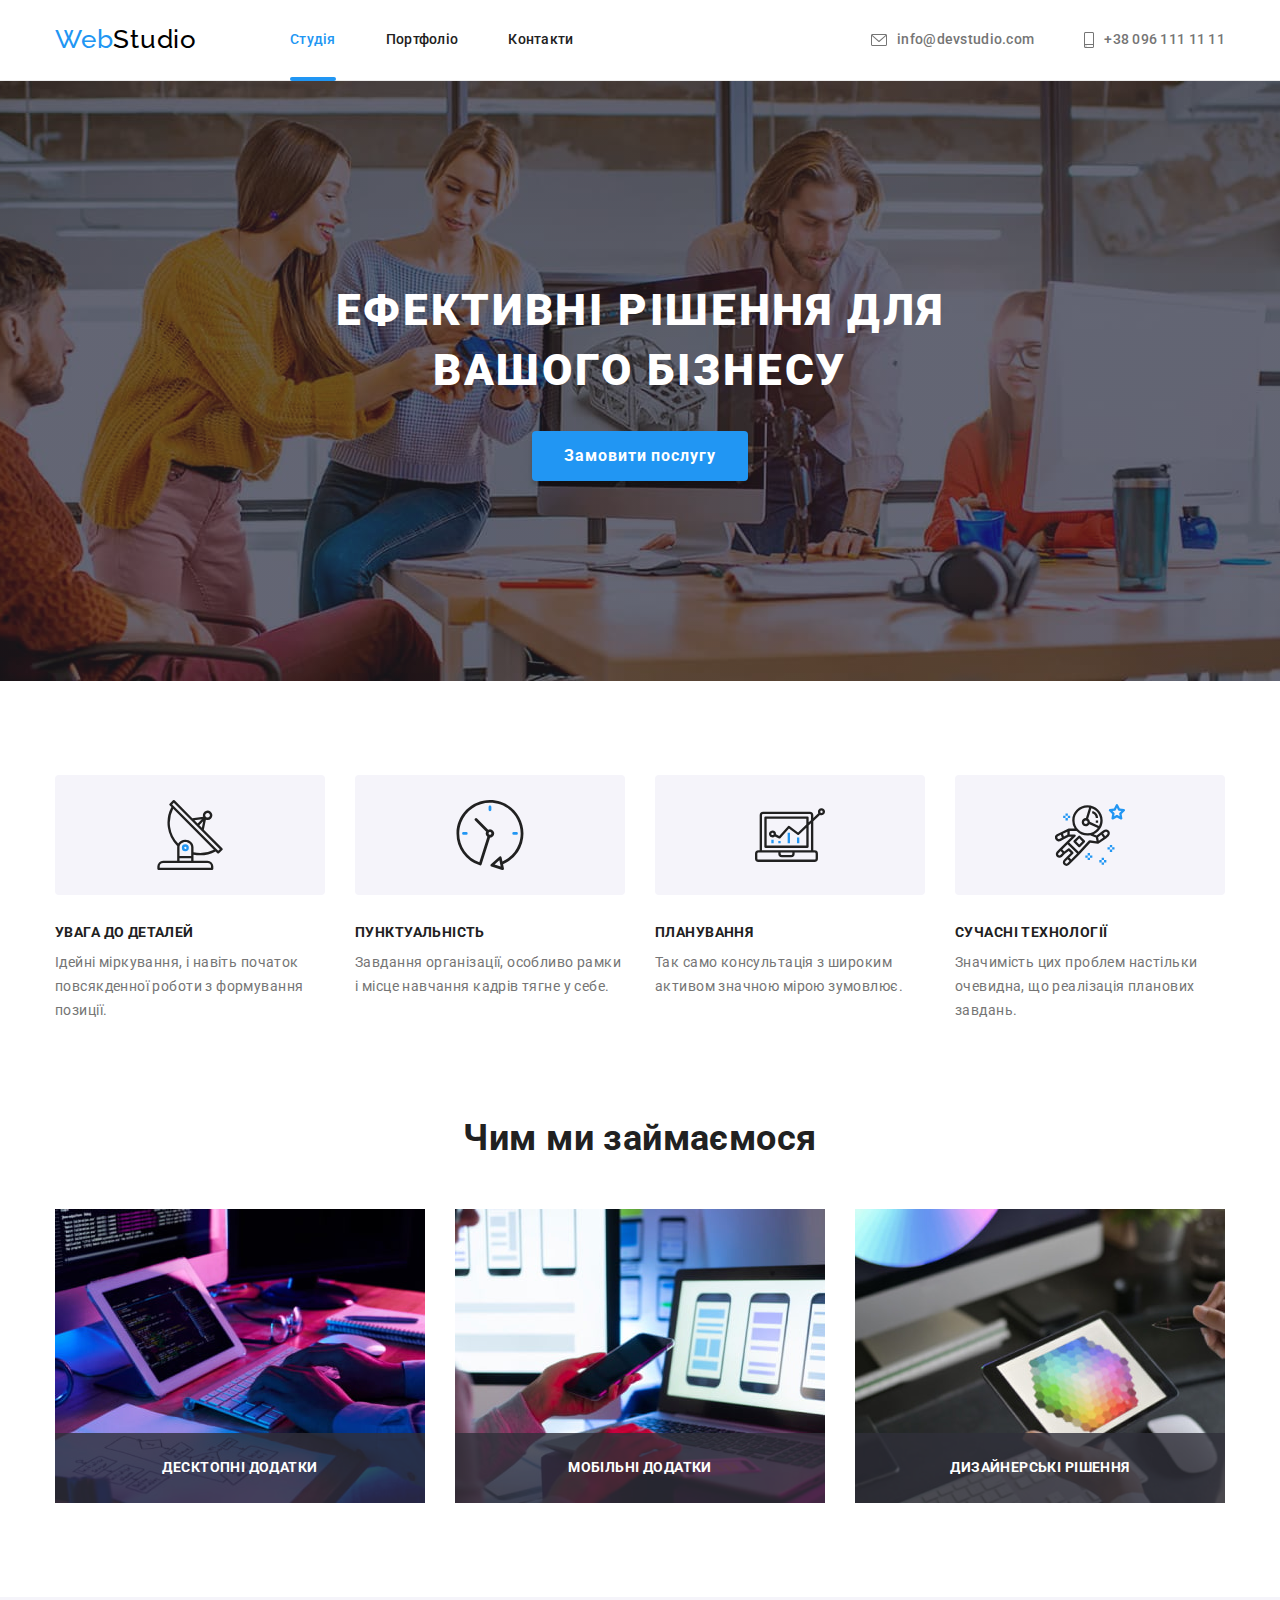
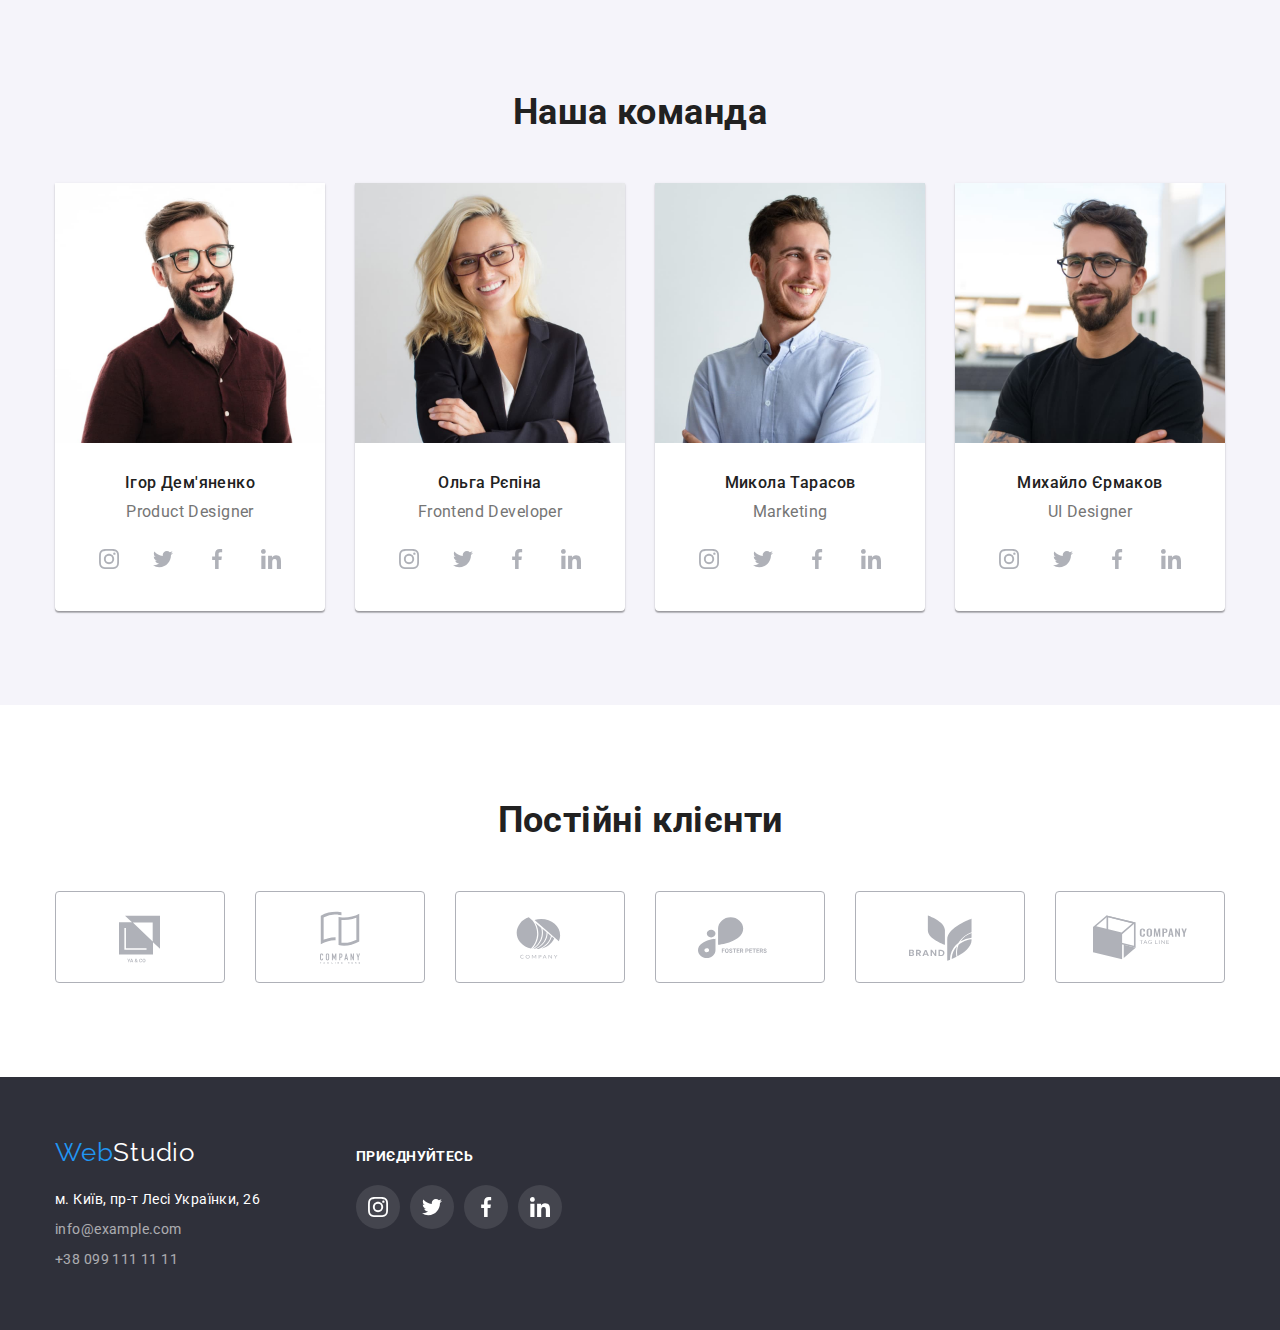
<file: index.html>
<!DOCTYPE html>
<html lang="uk">
  <head>
    <meta charset="UTF-8" />
    <meta http-equiv="X-UA-Compatible" content="IE=edge" />
    <meta name="viewport" content="width=device-width, initial-scale=1.0" />
    <title>WebStudio</title>
    <link rel="preconnect" href="https://fonts.googleapis.com" />
    <link rel="preconnect" href="https://fonts.gstatic.com" crossorigin />
    <link
      href="https://fonts.googleapis.com/css2?family=Raleway:wght@700&family=Roboto:wght@400;500;700;900&display=swap"
      rel="stylesheet"
    />
    <link
      rel="stylesheet"
      href="https://cdnjs.cloudflare.com/ajax/libs/modern-normalize/1.1.0/modern-normalize.min.css"
    />
    <link rel="stylesheet" href="./css/styles.css" />
  </head>

  <body>
    <header>
      <div class="container">
        <!-- Navigation -->
        <nav class="main-nav">
          <a href="./index.html" lang="en" class="logo"><span>Web</span>Studio</a>
          <ul class="list site-nav">
            <li><a href="./index.html" class="link current">Студія</a></li>
            <li><a href="./portfolio.html" class="link">Портфоліо</a></li>
            <li><a href="" class="link">Контакти</a></li>
          </ul>
        </nav>

        <!-- Contacts -->
        <ul class="list contact-list">
          <li>
            <a href="mailto:info@devstudio.com" lang="en" class="link contact">
              <svg width="16px" height="12px" class="contact-icon">
                <use href="./images/icons/icons.svg#icon-envelope"></use>
              </svg>
              info@devstudio.com
            </a>
          </li>
          <li>
            <a href="tel:+380961111111" class="link contact">
              <svg width="10px" height="16px" class="contact-icon">
                <use href="./images/icons/icons.svg#icon-smartphone"></use>
              </svg>
              +38 096 111 11 11
            </a>
          </li>
        </ul>
      </div>
    </header>

    <main>
      <!-- Order a service -->
      <section class="order section">
        <div class="container">
          <h1 class="order-title">Ефективні рішення для вашого бізнесу</h1>
          <button type="button" class="primary-button" data-modal-open>Замовити послугу</button>
        </div>

        <div class="backdrop is-hidden" data-modal>
          <div class="modal">
            <button type="button" class="modal-btn" data-modal-close>
              <svg width="11" height="11">
                <use href="./images/icons/icons.svg#icon-cross"></use>
              </svg>
            </button>
          </div>
        </div>
      </section>

      <!-- Our adventages -->
      <section class="adventage section">
        <div class="container">
          <h2 class="visually-hidden">Наші переваги</h2>
          <ul class="list adventage-list">
            <li>
              <div class="adventage-icon">
                <svg width="70px" height="70px">
                  <use href="./images/icons/icons.svg#icon-antenna"></use>
                </svg>
              </div>
              <h3 class="adventage-title">УВАГА ДО ДЕТАЛЕЙ</h3>
              <p class="adventage-desc"
                >Ідейні міркування, і навіть початок повсякденної роботи з формування позиції.</p
              >
            </li>
            <li>
              <div class="adventage-icon">
                <svg width="70px" height="70px">
                  <use href="./images/icons/icons.svg#icon-clock"></use>
                </svg>
              </div>
              <h3 class="adventage-title">ПУНКТУАЛЬНІСТЬ</h3>
              <p class="adventage-desc"
                >Завдання організації, особливо рамки і місце навчання кадрів тягне у себе.</p
              >
            </li>
            <li>
              <div class="adventage-icon">
                <svg width="70px" height="70px">
                  <use href="./images/icons/icons.svg#icon-diagram"></use>
                </svg>
              </div>
              <h3 class="adventage-title">ПЛАНУВАННЯ</h3>
              <p class="adventage-desc"
                >Так само консультація з широким активом значною мірою зумовлює.</p
              >
            </li>
            <li>
              <div class="adventage-icon">
                <svg width="70px" height="70px">
                  <use href="./images/icons/icons.svg#icon-astronaut"></use>
                </svg>
              </div>
              <h3 class="adventage-title">СУЧАСНІ ТЕХНОЛОГІЇ</h3>
              <p class="adventage-desc"
                >Значимість цих проблем настільки очевидна, що реалізація планових завдань.</p
              >
            </li>
          </ul>
        </div>
      </section>

      <!-- What we are doing -->
      <section class="work section">
        <div class="container">
          <h2 class="section-title">Чим ми займаємося</h2>
          <ul class="list work-list">
            <li class="work-item">
              <img src="./images/work/program-structure.jpg" alt="program-structure" width="370" />
              <div class="work-desc">
                <h3 class="work-title">Десктопні додатки</h3>
              </div>
            </li>
            <li class="work-item">
              <img
                src="./images/work/flexibale-for-phone.jpg"
                alt="flexibale-for-phone"
                width="370"
              />
              <div class="work-desc">
                <h3 class="work-title">Мобільні додатки</h3>
              </div>
            </li>
            <li class="work-item">
              <img src="./images/work/planshet-color.jpg" alt="planshet-color" width="370" />
              <div class="work-desc">
                <h3 class="work-title">Дизайнерські рішення</h3>
              </div>
            </li>
          </ul>
        </div>
      </section>

      <!-- Our team -->
      <section class="team section">
        <div class="container">
          <h2 class="section-title">Наша команда</h2>
          <ul class="list team-list">
            <li class="list-item">
              <img
                src="./images/team/igor-demyanenko.jpg"
                alt="igor-demyanenko"
                width="270"
                class="hero-img"
              />
              <div class="team-info">
                <h3 class="hero-title">Ігор Дем'яненко</h3>
                <p class="hero-desc" lang="en">Product Designer</p>
                <ul class="list social-list">
                  <li class="social-item">
                    <a
                      href=""
                      class="social-link"
                      aria-label="instagram"
                      target="_blank"
                      rel="nofollow noopener noreferrer"
                    >
                      <svg class="social-icon">
                        <use href="./images/icons/icons.svg#icon-instagram"></use>
                      </svg>
                    </a>
                  </li>
                  <li class="social-item">
                    <a
                      href=""
                      class="social-link"
                      aria-label="twitter"
                      target="_blank"
                      rel="nofollow noopener noreferrer"
                    >
                      <svg class="social-icon">
                        <use href="./images/icons/icons.svg#icon-twitter"></use>
                      </svg>
                    </a>
                  </li>
                  <li class="social-item">
                    <a
                      href=""
                      class="social-link"
                      aria-label="facebook"
                      target="_blank"
                      rel="nofollow noopener noreferrer"
                    >
                      <svg class="social-icon">
                        <use href="./images/icons/icons.svg#icon-facebook"></use>
                      </svg>
                    </a>
                  </li>
                  <li class="social-item">
                    <a
                      href=""
                      class="social-link"
                      aria-label="linkedin"
                      target="_blank"
                      rel="nofollow noopener noreferrer"
                    >
                      <svg class="social-icon">
                        <use href="./images/icons/icons.svg#icon-linkedin"></use>
                      </svg>
                    </a>
                  </li>
                </ul>
              </div>
            </li>
            <li class="list-item">
              <img
                src="./images/team/olga-repina.jpg"
                alt="olga-repina"
                width="270"
                class="hero-img"
              />
              <div class="team-info">
                <h3 class="hero-title">Ольга Рєпіна</h3>
                <p class="hero-desc" lang="en">Frontend Developer</p>
                <ul class="list social-list">
                  <li class="social-item">
                    <a
                      href=""
                      class="social-link"
                      aria-label="instagram"
                      target="_blank"
                      rel="nofollow noopener noreferrer"
                    >
                      <svg class="social-icon">
                        <use href="./images/icons/icons.svg#icon-instagram"></use>
                      </svg>
                    </a>
                  </li>
                  <li class="social-item">
                    <a
                      href=""
                      class="social-link"
                      aria-label="twitter"
                      target="_blank"
                      rel="nofollow noopener noreferrer"
                    >
                      <svg class="social-icon">
                        <use href="./images/icons/icons.svg#icon-twitter"></use>
                      </svg>
                    </a>
                  </li>
                  <li class="social-item">
                    <a
                      href=""
                      class="social-link"
                      aria-label="facebook"
                      target="_blank"
                      rel="nofollow noopener noreferrer"
                    >
                      <svg class="social-icon">
                        <use href="./images/icons/icons.svg#icon-facebook"></use>
                      </svg>
                    </a>
                  </li>
                  <li class="social-item">
                    <a
                      href=""
                      class="social-link"
                      aria-label="linkedin"
                      target="_blank"
                      rel="nofollow noopener noreferrer"
                    >
                      <svg class="social-icon">
                        <use href="./images/icons/icons.svg#icon-linkedin"></use>
                      </svg>
                    </a>
                  </li>
                </ul>
              </div>
            </li>
            <li class="list-item">
              <img
                src="./images/team/nikolai-tarasov.jpg"
                alt="nikolai-tarasov"
                width="270"
                class="hero-img"
              />
              <div class="team-info">
                <h3 class="hero-title">Микола Тарасов</h3>
                <p class="hero-desc" lang="en">Marketing</p>
                <ul class="list social-list">
                  <li class="social-item">
                    <a
                      href=""
                      class="social-link"
                      aria-label="instagram"
                      target="_blank"
                      rel="nofollow noopener noreferrer"
                    >
                      <svg class="social-icon">
                        <use href="./images/icons/icons.svg#icon-instagram"></use>
                      </svg>
                    </a>
                  </li>
                  <li class="social-item">
                    <a
                      href=""
                      class="social-link"
                      aria-label="twitter"
                      target="_blank"
                      rel="nofollow noopener noreferrer"
                    >
                      <svg class="social-icon">
                        <use href="./images/icons/icons.svg#icon-twitter"></use>
                      </svg>
                    </a>
                  </li>
                  <li class="social-item">
                    <a
                      href=""
                      class="social-link"
                      aria-label="facebook"
                      target="_blank"
                      rel="nofollow noopener noreferrer"
                    >
                      <svg class="social-icon">
                        <use href="./images/icons/icons.svg#icon-facebook"></use>
                      </svg>
                    </a>
                  </li>
                  <li class="social-item">
                    <a
                      href=""
                      class="social-link"
                      aria-label="linkedin"
                      target="_blank"
                      rel="nofollow noopener noreferrer"
                    >
                      <svg class="social-icon">
                        <use href="./images/icons/icons.svg#icon-linkedin"></use>
                      </svg>
                    </a>
                  </li>
                </ul>
              </div>
            </li>
            <li class="list-item">
              <img
                src="./images/team/misha-ermakov.jpg"
                alt="misha-ermakov"
                width="270"
                class="hero-img"
              />
              <div class="team-info">
                <h3 class="hero-title">Михайло Єрмаков</h3>
                <p class="hero-desc" lang="en">UI Designer</p>
                <ul class="list social-list">
                  <li class="social-item">
                    <a
                      href=""
                      class="social-link"
                      aria-label="instagram"
                      target="_blank"
                      rel="nofollow noopener noreferrer"
                    >
                      <svg class="social-icon">
                        <use href="./images/icons/icons.svg#icon-instagram"></use>
                      </svg>
                    </a>
                  </li>
                  <li class="social-item">
                    <a
                      href=""
                      class="social-link"
                      aria-label="twitter"
                      target="_blank"
                      rel="nofollow noopener noreferrer"
                    >
                      <svg class="social-icon">
                        <use href="./images/icons/icons.svg#icon-twitter"></use>
                      </svg>
                    </a>
                  </li>
                  <li class="social-item">
                    <a
                      href=""
                      class="social-link"
                      aria-label="facebook"
                      target="_blank"
                      rel="nofollow noopener noreferrer"
                    >
                      <svg class="social-icon">
                        <use href="./images/icons/icons.svg#icon-facebook"></use>
                      </svg>
                    </a>
                  </li>
                  <li class="social-item">
                    <a
                      href=""
                      class="social-link"
                      aria-label="linkedin"
                      target="_blank"
                      rel="nofollow noopener noreferrer"
                    >
                      <svg class="social-icon">
                        <use href="./images/icons/icons.svg#icon-linkedin"></use>
                      </svg>
                    </a>
                  </li>
                </ul>
              </div>
            </li>
          </ul>
        </div>
      </section>

      <!-- Our clients -->
      <section class="section">
        <div class="container">
          <h2 class="section-title">Постійні клієнти</h2>
          <ul class="list client-list">
            <li class="client-item">
              <a
                href=""
                class="link client-link"
                target="_blank"
                rel="nofollow noopener noreferrer"
              >
                <svg class="client-icon">
                  <use href="./images/icons/icons.svg#icon-ya-co"></use>
                </svg>
              </a>
            </li>
            <li class="client-item">
              <a
                href=""
                class="link client-link"
                target="_blank"
                rel="nofollow noopener noreferrer"
              >
                <svg class="client-icon">
                  <use href="./images/icons/icons.svg#icon-tagline-here"></use>
                </svg>
              </a>
            </li>
            <li class="client-item">
              <a
                href=""
                class="link client-link"
                target="_blank"
                rel="nofollow noopener noreferrer"
              >
                <svg class="client-icon">
                  <use href="./images/icons/icons.svg#icon-company"></use>
                </svg>
              </a>
            </li>
            <li class="client-item">
              <a
                href=""
                class="link client-link"
                target="_blank"
                rel="nofollow noopener noreferrer"
              >
                <svg class="client-icon">
                  <use href="./images/icons/icons.svg#icon-foster-peters"></use>
                </svg>
              </a>
            </li>
            <li class="client-item">
              <a
                href=""
                class="link client-link"
                target="_blank"
                rel="nofollow noopener noreferrer"
              >
                <svg class="client-icon">
                  <use href="./images/icons/icons.svg#icon-brand"></use>
                </svg>
              </a>
            </li>
            <li class="client-item">
              <a
                href=""
                class="link client-link"
                target="_blank"
                rel="nofollow noopener noreferrer"
              >
                <svg class="client-icon">
                  <use href="./images/icons/icons.svg#icon-tag-line"></use>
                </svg>
              </a>
            </li>
          </ul>
        </div>
      </section>
    </main>

    <footer class="footer">
      <div class="container">
        <!-- Logo and address -->
        <div class="address-section">
          <!-- Address -->
          <a href="./index.html" lang="en" class="link logo"><span>Web</span>Studio</a>

          <address>
            <ul class="list">
              <li class="address-item">
                <a href="" class="link" target="_blank" rel="nofollow noopener noreferrer"
                  >м. Київ, пр-т Лесі Українки, 26</a
                >
              </li>
              <li class="address-item">
                <a href="mailto:info@example.com" class="link contact">info@example.com</a>
              </li>
              <li class="address-item">
                <a href="tel:+380991111111" class="link contact">+38 099 111 11 11</a>
              </li>
            </ul>
          </address>
        </div>

        <!-- Social links -->
        <div class="social-section">
          <h3 class="social-title">Приєднуйтесь</h3>
          <ul class="list social-list">
            <li class="list-item social-item">
              <a
                href=""
                class="link social-link"
                aria-label="instagram"
                target="_blank"
                rel="nofollow noopener noreferrer"
              >
                <svg class="social-icon">
                  <use href="./images/icons/icons.svg#icon-instagram"></use>
                </svg>
              </a>
            </li>
            <li class="list-item social-item">
              <a
                href=""
                class="link social-link"
                aria-label="twitter"
                target="_blank"
                rel="nofollow noopener noreferrer"
              >
                <svg class="social-icon">
                  <use href="./images/icons/icons.svg#icon-twitter"></use>
                </svg>
              </a>
            </li>
            <li class="list-item social-item">
              <a
                href=""
                class="link social-link"
                aria-label="facebook"
                target="_blank"
                rel="nofollow noopener noreferrer"
              >
                <svg class="social-icon">
                  <use href="./images/icons/icons.svg#icon-facebook"></use>
                </svg>
              </a>
            </li>
            <li class="list-item social-item">
              <a
                href=""
                class="link social-link"
                aria-label="linkedin"
                target="_blank"
                rel="nofollow noopener noreferrer"
              >
                <svg class="social-icon">
                  <use href="./images/icons/icons.svg#icon-linkedin"></use>
                </svg>
              </a>
            </li>
          </ul>
        </div>
      </div>
    </footer>

    <script src="./js/modal.js"></script>
  </body>
</html>
</file>
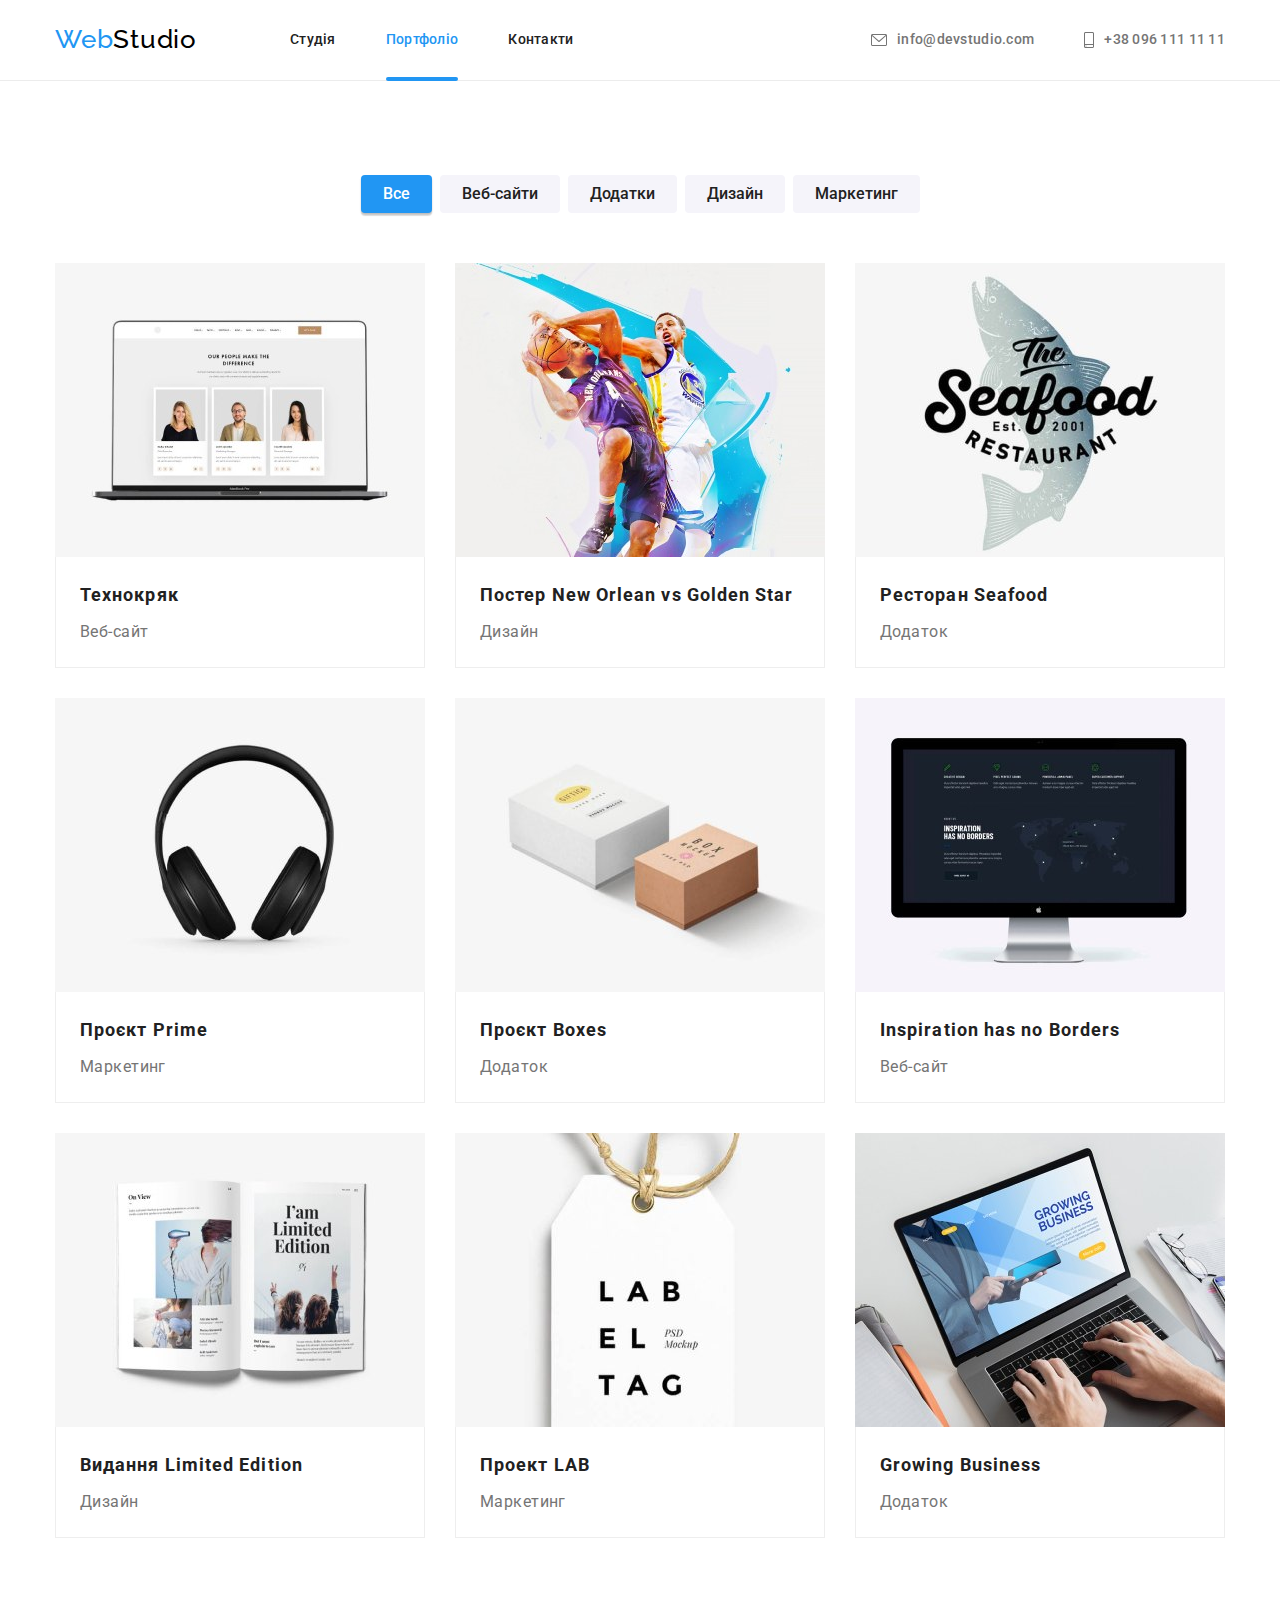
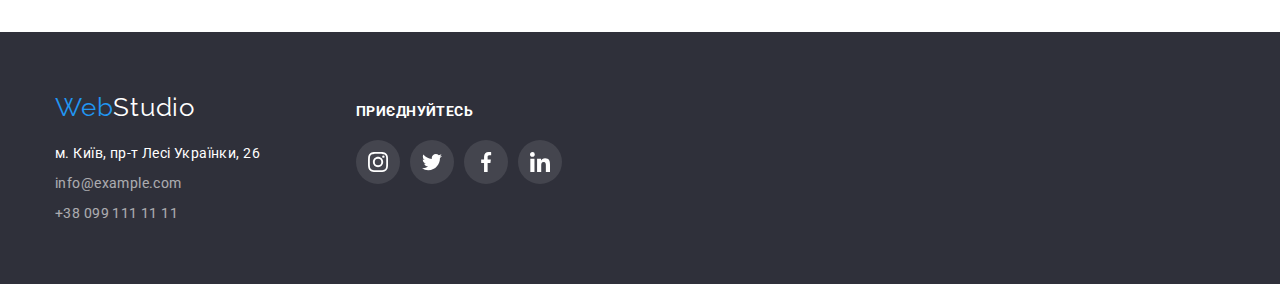
<file: portfolio.html>
<!DOCTYPE html>
<html lang="uk">
  <head>
    <meta charset="UTF-8" />
    <meta http-equiv="X-UA-Compatible" content="IE=edge" />
    <meta name="viewport" content="width=device-width, initial-scale=1.0" />
    <title>Portfolio</title>
    <link rel="preconnect" href="https://fonts.googleapis.com" />
    <link rel="preconnect" href="https://fonts.gstatic.com" crossorigin />
    <link
      href="https://fonts.googleapis.com/css2?family=Raleway:wght@700&family=Roboto:wght@400;500;700;900&display=swap"
      rel="stylesheet"
    />
    <link
      rel="stylesheet"
      href="https://cdnjs.cloudflare.com/ajax/libs/modern-normalize/1.1.0/modern-normalize.min.css"
    />
    <link rel="stylesheet" href="./css/styles.css" />
  </head>

  <body>
    <header>
      <div class="container">
        <!-- Navigation -->
        <nav class="main-nav">
          <a href="./index.html" lang="en" class="logo"><span>Web</span>Studio</a>
          <ul class="list site-nav">
            <li><a href="./index.html" class="link">Студія</a></li>
            <li><a href="./portfolio.html" class="link current">Портфоліо</a></li>
            <li><a href="" class="link">Контакти</a></li>
          </ul>
        </nav>

        <!-- Contacts -->
        <ul class="list contact-list">
          <li>
            <a href="mailto:info@devstudio.com" lang="en" class="link contact">
              <svg width="16px" height="12px" class="contact-icon">
                <use href="./images/icons/icons.svg#icon-envelope"></use>
              </svg>
              info@devstudio.com
            </a>
          </li>
          <li>
            <a href="tel:+380961111111" class="link contact">
              <svg width="10px" height="16px" class="contact-icon">
                <use href="./images/icons/icons.svg#icon-smartphone"></use>
              </svg>
              +38 096 111 11 11
            </a>
          </li>
        </ul>
      </div>
    </header>

    <main>
      <!-- Portfolio -->
      <section class="portfolio section">
        <div class="container">
          <h1 class="visually-hidden">Наші роботи</h1>
          <ul class="list button">
            <li>
              <button type="button" class="secondary-button current">Все</button>
            </li>
            <li>
              <button type="button" class="secondary-button">Веб-сайти</button>
            </li>
            <li>
              <button type="button" class="secondary-button">Додатки</button>
            </li>
            <li>
              <button type="button" class="secondary-button">Дизайн</button>
            </li>
            <li>
              <button type="button" class="secondary-button">Маркетинг</button>
            </li>
          </ul>

          <ul class="list card-list">
            <li class="card-item">
              <a href="" class="link card-link">
                <div class="card-icon">
                  <img
                    src="./images/portfolio/techno-kryak.jpg"
                    alt="techno-kryak"
                    width="370"
                    class="card-img"
                  />
                  <div class="card-overlay">
                    <p class="overlay-desc"
                      >Ресурс пропонує комплексні пропозиції з різним рівнем функціоналу та
                      сервісів. Все це дозволить відвідувачу отримати вичерпні відомості про
                      компанію чи приватну особу.</p
                    >
                  </div>
                </div>
                <div class="card-info">
                  <h2 class="card-title">Технокряк</h2>
                  <p class="card-desc">Веб-сайт</p>
                </div>
              </a>
            </li>
            <li class="card-item">
              <a href="" class="link card-link">
                <div class="card-icon">
                  <img
                    src="./images/portfolio/poster-no-vs-gs.jpg"
                    alt="poster-no-vs-gs"
                    width="370"
                    class="card-img"
                  />
                  <div class="card-overlay">
                    <p class="overlay-desc"
                      >Ресурс пропонує комплексні пропозиції з різним рівнем функціоналу та
                      сервісів. Все це дозволить відвідувачу отримати вичерпні відомості про
                      компанію чи приватну особу.</p
                    >
                  </div>
                </div>
                <div class="card-info">
                  <h2 class="card-title">Постер New Orlean vs Golden Star</h2>
                  <p class="card-desc">Дизайн</p>
                </div>
              </a>
            </li>
            <li class="card-item">
              <a href="" class="link card-link">
                <div class="card-icon">
                  <img
                    src="./images/portfolio/restaurant-seafood.jpg"
                    alt="restaurant-seafood"
                    width="370"
                    class="card-img"
                  />
                  <div class="card-overlay">
                    <p class="overlay-desc"
                      >Ресурс пропонує комплексні пропозиції з різним рівнем функціоналу та
                      сервісів. Все це дозволить відвідувачу отримати вичерпні відомості про
                      компанію чи приватну особу.</p
                    >
                  </div>
                </div>
                <div class="card-info">
                  <h2 class="card-title">Ресторан Seafood</h2>
                  <p class="card-desc">Додаток</p>
                </div>
              </a>
            </li>
            <li class="card-item">
              <a href="" class="link card-link">
                <div class="card-icon">
                  <img
                    src="./images/portfolio/project-prime.jpg"
                    alt="project-prime"
                    width="370"
                    class="card-img"
                  />
                  <div class="card-overlay">
                    <p class="overlay-desc"
                      >Ресурс пропонує комплексні пропозиції з різним рівнем функціоналу та
                      сервісів. Все це дозволить відвідувачу отримати вичерпні відомості про
                      компанію чи приватну особу.</p
                    >
                  </div>
                </div>
                <div class="card-info">
                  <h2 class="card-title">Проєкт Prime</h2>
                  <p class="card-desc">Маркетинг</p>
                </div>
              </a>
            </li>
            <li class="card-item">
              <a href="" class="link card-link">
                <div class="card-icon">
                  <img
                    src="./images/portfolio/project-boxes.jpg"
                    alt="project-boxes"
                    width="370"
                    class="card-img"
                  />
                  <div class="card-overlay">
                    <p class="overlay-desc"
                      >Ресурс пропонує комплексні пропозиції з різним рівнем функціоналу та
                      сервісів. Все це дозволить відвідувачу отримати вичерпні відомості про
                      компанію чи приватну особу.</p
                    >
                  </div>
                </div>
                <div class="card-info">
                  <h2 class="card-title">Проєкт Boxes</h2>
                  <p class="card-desc">Додаток</p>
                </div>
              </a>
            </li>
            <li class="card-item">
              <a href="" class="link card-link">
                <div class="card-icon">
                  <img
                    src="./images/portfolio/inspirarion-no-borders.jpg"
                    alt="inspirarion-has-no-borders"
                    width="370"
                    class="card-img"
                  />
                  <div class="card-overlay">
                    <p class="overlay-desc"
                      >Ресурс пропонує комплексні пропозиції з різним рівнем функціоналу та
                      сервісів. Все це дозволить відвідувачу отримати вичерпні відомості про
                      компанію чи приватну особу.</p
                    >
                  </div>
                </div>
                <div class="card-info">
                  <h2 class="card-title">Inspiration has no Borders</h2>
                  <p class="card-desc">Веб-сайт</p>
                </div>
              </a>
            </li>
            <li class="card-item">
              <a href="" class="link card-link">
                <div class="card-icon">
                  <img
                    src="./images/portfolio/limited-edition.jpg"
                    alt="limited-edition"
                    width="370"
                    class="card-img"
                  />
                  <div class="card-overlay">
                    <p class="overlay-desc"
                      >Ресурс пропонує комплексні пропозиції з різним рівнем функціоналу та
                      сервісів. Все це дозволить відвідувачу отримати вичерпні відомості про
                      компанію чи приватну особу.</p
                    >
                  </div>
                </div>
                <div class="card-info">
                  <h2 class="card-title">Видання Limited Edition</h2>
                  <p class="card-desc">Дизайн</p>
                </div>
              </a>
            </li>
            <li class="card-item">
              <a href="" class="link card-link">
                <div class="card-icon">
                  <img
                    src="./images/portfolio/project-lab.jpg"
                    alt="project-lab"
                    width="370"
                    class="card-img"
                  />
                  <div class="card-overlay">
                    <p class="overlay-desc"
                      >Ресурс пропонує комплексні пропозиції з різним рівнем функціоналу та
                      сервісів. Все це дозволить відвідувачу отримати вичерпні відомості про
                      компанію чи приватну особу.</p
                    >
                  </div>
                </div>
                <div class="card-info">
                  <h2 class="card-title">Проект LAB</h2>
                  <p class="card-desc">Маркетинг</p>
                </div>
              </a>
            </li>
            <li class="card-item">
              <a href="" class="link card-link">
                <div class="card-icon">
                  <img
                    src="./images/portfolio/growing-business.jpg"
                    alt="growing-business"
                    width="370"
                    class="card-img"
                  />
                  <div class="card-overlay">
                    <p class="overlay-desc">
                      Ресурс пропонує комплексні пропозиції з різним рівнем функціоналу та сервісів.
                      Все це дозволить відвідувачу отримати вичерпні відомості про компанію чи
                      приватну особу.
                    </p>
                  </div>
                </div>
                <div class="card-info">
                  <h2 class="card-title">Growing Business</h2>
                  <p class="card-desc">Додаток</p>
                </div>
              </a>
            </li>
          </ul>
        </div>
      </section>
    </main>

    <footer class="footer">
      <div class="container">
        <!-- Logo and address -->
        <div class="address-section">
          <!-- Address -->
          <a href="./index.html" lang="en" class="link logo"><span>Web</span>Studio</a>

          <address>
            <ul class="list">
              <li class="address-item">
                <a href="" class="link" target="_blank" rel="nofollow noopener noreferrer"
                  >м. Київ, пр-т Лесі Українки, 26</a
                >
              </li>
              <li class="address-item">
                <a href="mailto:info@example.com" class="link contact">info@example.com</a>
              </li>
              <li class="address-item">
                <a href="tel:+380991111111" class="link contact">+38 099 111 11 11</a>
              </li>
            </ul>
          </address>
        </div>

        <!-- Social links -->
        <div class="social-section">
          <h3 class="social-title">Приєднуйтесь</h3>
          <ul class="list social-list">
            <li class="list-item social-item">
              <a
                href=""
                class="link social-link"
                aria-label="instagram"
                target="_blank"
                rel="nofollow noopener noreferrer"
              >
                <svg class="social-icon">
                  <use href="./images/icons/icons.svg#icon-instagram"></use>
                </svg>
              </a>
            </li>
            <li class="list-item social-item">
              <a
                href=""
                class="link social-link"
                aria-label="twitter"
                target="_blank"
                rel="nofollow noopener noreferrer"
              >
                <svg class="social-icon">
                  <use href="./images/icons/icons.svg#icon-twitter"></use>
                </svg>
              </a>
            </li>
            <li class="list-item social-item">
              <a
                href=""
                class="link social-link"
                aria-label="facebook"
                target="_blank"
                rel="nofollow noopener noreferrer"
              >
                <svg class="social-icon">
                  <use href="./images/icons/icons.svg#icon-facebook"></use>
                </svg>
              </a>
            </li>
            <li class="list-item social-item">
              <a
                href=""
                class="link social-link"
                aria-label="linkedin"
                target="_blank"
                rel="nofollow noopener noreferrer"
              >
                <svg class="social-icon">
                  <use href="./images/icons/icons.svg#icon-linkedin"></use>
                </svg>
              </a>
            </li>
          </ul>
        </div>
      </div>
    </footer>
  </body>
</html>
</file>
<file: css/styles.css>
/* TEXT COLOR */
/* main color for text: #757575; */
/* main color for text in header: #212121; */
/* secondary color for text: #FFFFFF; */
/* color accent: #2196F3 */
/* Color for logo: #000000 */

/* BACKGROUND COLOR */
/* main background color: #FFFFFF; */
/* secondary background color: #2F303A */
/* another background color: #F5F4FA */

/* ELEMENTS COLOR */
/* Color for icons: #AFB1B8 */

/* common selectors */
:root {
  --primary-text-color: #757575;
  --title-text-color: #212121;
  --accent-color: #2196f3;
  --primary-white-color: #ffffff;
  --secondary-white-color: #f5f4fa;
  --secondary-background-color: #2f303a;
  --primary-icon-color: #afb1b8;

  --time-function: cubic-bezier(0.4, 0, 0.2, 1);
}

body {
  background-color: var(--primary-white-color);
  color: var(--primary-text-color);
  font-family: 'Roboto', sans-serif;
  letter-spacing: 0.03em;
  font-size: 14px;
}

html {
  box-sizing: border-box;
}

*,
*::after,
*::before {
  box-sizing: inherit;
}

.list {
  list-style: none;
  margin: 0;
  padding: 0;
}

.link {
  text-decoration: none;
}

.link.current {
  color: var(--accent-color);
}

.link.current::after {
  position: absolute;

  content: '';
  width: 100%;
  height: 4px;
  transform: scaleX(1);

  left: 0px;
  bottom: -1px;
  border-radius: 2px;
  background-color: var(--accent-color);
}

.visually-hidden {
  position: absolute;
  width: 1px;
  height: 1px;
  margin: -1px;
  border: 0;
  padding: 0;
  white-space: nowrap;
  clip-path: inset(100%);
  clip: rect(0 0 0 0);
  overflow: hidden;
}

button {
  cursor: pointer;
}

.container {
  margin: 0 auto;
  width: 1200px;
  padding: 0 15px;
}

h1,
h2,
h3,
h4,
h5,
h6 {
  margin: 0px;
}

p {
  margin: 0px;
}

.section {
  padding-top: 94px;
  padding-bottom: 94px;
}

/* HEADER */
header {
  font-weight: 500;
  line-height: 1.14;
  letter-spacing: 0.02em;
  border-bottom: 1px solid #ececec;
}

header .container {
  display: flex;
  align-items: center;
}

.main-nav {
  display: flex;
  align-items: center;
}

/* logo */
nav .logo {
  margin-right: 93px;

  text-decoration: none;
  color: #000000;
}

.logo span {
  color: var(--accent-color);
}

.logo {
  font-family: 'Raleway', sans-serif;
  font-size: 26px;
  line-height: 1.2;
  letter-spacing: 0.03em;
}

.site-nav {
  display: flex;
}

.site-nav li:not(:last-child) {
  margin-right: 50px;
}

/* links for pages */
nav .link {
  position: relative;

  display: block;
  padding-top: 32px;
  padding-bottom: 32px;

  color: var(--title-text-color);

  transition: color 250ms var(--time-function);
}

nav .link:hover,
nav .link:focus {
  color: var(--accent-color);
}

nav .link::after,
nav .link::after {
  position: absolute;

  content: '';
  width: 100%;
  height: 4px;
  right: 0px;
  bottom: -1px;

  border-radius: 2px;
  background-color: var(--accent-color);

  transform: scaleX(0);
  transition: transform 250ms var(--time-function), width 250ms var(--time-function);
}

nav .link:hover::after,
nav .link:focus::after {
  transform: scaleX(1);
}

/* Contacts */
.contact-list {
  display: flex;
  margin-left: auto;
}

.contact-list .link {
  padding-top: 32px;
  padding-bottom: 32px;
}

.contact-list li:not(:last-child) {
  margin-right: 50px;
}

.contact {
  display: flex;
  align-items: center;
  color: var(--primary-text-color);

  transition: color 250ms var(--time-function);
}

.contact-icon {
  margin-right: 10px;
  fill: currentColor;
}

.contact:hover,
.contact:focus {
  color: var(--accent-color);
}

/* MAIN */
/* Order a service */
.order {
  background-image: linear-gradient(to right, rgba(47, 48, 58, 0.4), rgba(47, 48, 58, 0.4)),
    url(../images/background/group-people.jpg);
  background-repeat: no-repeat;
  max-width: 1600px;
  height: 600px;
  background-position: center;
  margin-right: auto;
  margin-left: auto;

  background-color: var(--secondary-background-color);
  padding-top: 200px;
  padding-bottom: 200px;
  text-align: center;
}

.order-title {
  margin-right: auto;
  margin-left: auto;
  margin-bottom: 30px;
  width: 696px;

  color: var(--primary-white-color);
  font-weight: 900;
  font-size: 44px;
  line-height: 1.36;
  text-align: center;
  letter-spacing: 0.06em;
  text-transform: uppercase;
}

.primary-button {
  padding: 10px 32px;
  box-shadow: 0px 4px 4px rgba(0, 0, 0, 0.15);
  border-radius: 4px;
  min-width: 216px;
  min-height: 50px;

  color: var(--primary-white-color);
  background-color: var(--accent-color);
  border: 0px;
  font-family: inherit;
  font-weight: 700;
  font-size: 16px;
  line-height: 1.88;
  text-align: center;
  letter-spacing: 0.06em;
}

.backdrop {
  position: fixed;
  top: 0;
  left: 0;
  width: 100%;
  height: 100%;
  background-color: rgba(0, 0, 0, 0.2);
  z-index: 99;
  opacity: 1;
  transition: opacity 250ms var(--time-function);
}

.backdrop.is-hidden {
  opacity: 0;
  pointer-events: none;
}

.backdrop.is-hidden .modal {
  transform: translate(-50%, -50%) scale(0.3);
}

.modal {
  position: absolute;
  top: 50%;
  left: 50%;
  transform: translate(-50%, -50%) scale(1);
  transition: transform 250ms var(--time-function);

  min-width: 528px;
  min-height: 581px;
  background-color: var(--primary-white-color);
  box-shadow: 0px 1px 3px rgba(0, 0, 0, 0.12), 0px 1px 1px rgba(0, 0, 0, 0.14),
    0px 2px 1px rgba(0, 0, 0, 0.2);
  border-radius: 4px;
}

.modal-btn {
  position: absolute;
  width: 30px;
  height: 30px;
  right: 8px;
  top: 8px;

  background: var(--primary-white-color);
  border: 1px solid rgba(0, 0, 0, 0.1);
  border-radius: 50%;
}

/* Our adventages */
.adventage {
  padding-top: 94px;
  padding-bottom: 0px;
}

.adventage-list {
  display: flex;
}

.adventage-list li:not(:last-child) {
  margin-right: 30px;
}

.adventage-title {
  margin-bottom: 10px;

  color: var(--title-text-color);
  font-size: 14px;
  line-height: 1.14;
  text-transform: uppercase;
}

.adventage-desc {
  width: 270px;
  line-height: 1.71;
}

.adventage-icon {
  display: flex;
  justify-content: center;
  align-items: center;
  height: 120px;
  background-color: var(--secondary-white-color);
  border-radius: 4px;
  margin-bottom: 30px;
}

/* What we are doing */
.work img {
  display: block;
}

.work-list {
  display: flex;
}

.work-item {
  position: relative;
}

.work-item:not(:last-child) {
  margin-right: 30px;
}

.work-desc {
  position: absolute;
  width: 100%;
  height: 70px;
  left: 0px;
  bottom: 0px;
  padding: 27px;
  background-color: rgba(47, 48, 58, 0.8);
}

.work-title {
  font-size: 14px;
  line-height: 1.14;
  text-align: center;
  text-transform: uppercase;
  color: var(--primary-white-color);
}

.section-title {
  margin-bottom: 50px;

  color: var(--title-text-color);
  font-size: 36px;
  line-height: 1.17;
  text-align: center;
}

/* Our team */
.team {
  background-color: var(--secondary-white-color);
}

.team-list {
  display: flex;
}

.team-list .list-item:not(:last-child) {
  margin-right: 30px;
}

.team .list-item {
  width: 270px;
  text-align: center;

  background: var(--primary-white-color);
  box-shadow: 0px 1px 3px rgba(0, 0, 0, 0.12), 0px 1px 1px rgba(0, 0, 0, 0.14),
    0px 2px 1px rgba(0, 0, 0, 0.2);
  border-radius: 0px 0px 4px 4px;
}

.hero-img {
  display: block;
}

.team-info {
  padding-top: 30px;
  padding-bottom: 30px;
}

.hero-title {
  margin-bottom: 10px;

  color: var(--title-text-color);
  font-weight: 500;
  font-size: 16px;
  line-height: 1.2;
}

.hero-desc {
  margin-bottom: 16px;
  font-size: 16px;
  line-height: 1.2;
}

.social-list {
  display: flex;
  justify-content: center;
}

.social-item:not(:last-child) {
  margin-right: 10px;
}

.social-link {
  display: flex;
  justify-content: center;
  align-items: center;
  width: 44px;
  height: 44px;
  border-radius: 50%;
  color: var(--primary-icon-color);

  transition: background-color 250ms var(--time-function), color 250ms var(--time-function);
}

.social-link:hover,
.social-link:focus {
  background-color: var(--accent-color);
  color: var(--primary-white-color);
}

.social-icon {
  width: 20px;
  height: 20px;
  fill: currentColor;
}

/* Our clients */
.client-list {
  display: flex;
  justify-content: center;
}

.client-item:not(:last-child) {
  margin-right: 30px;
}

.client-link {
  display: flex;
  justify-content: center;
  align-items: center;
  width: 170px;
  height: 92px;
  color: var(--primary-icon-color);
  border: 1px solid var(--primary-icon-color);
  border-radius: 4px;

  transition: color 250ms var(--time-function), border 250ms var(--time-function);
}

.client-link:hover,
.client-link:focus {
  color: var(--accent-color);
  border: 1px solid var(--accent-color);
}

.client-icon {
  width: 106px;
  height: 60px;
  fill: currentColor;
}

/* FOOTER */
/* address */
.footer {
  padding-top: 60px;
  padding-bottom: 60px;
  background-color: var(--secondary-background-color);
}
.link.logo {
  display: inline-block;
  margin-bottom: 20px;
}

footer .link {
  color: var(--primary-white-color);
}

address .link {
  font-style: normal;
  line-height: 1.5;
}

address .contact {
  opacity: 0.6;
}

.address-item:not(:last-child) {
  margin-bottom: 9px;
}

.footer .container {
  display: flex;
  align-items: baseline;
}

.address-section {
  width: 231px;
  margin-right: 70px;
}

.social-title {
  margin-bottom: 20px;

  font-size: 14px;
  line-height: 1.14;
  text-transform: uppercase;
  color: var(--primary-white-color);
}

.social-section .social-link {
  background: rgba(255, 255, 255, 0.1);

  transition: background-color 250ms var(--time-function);
}

.social-section .social-link:hover,
.social-section .social-link:focus {
  background-color: var(--accent-color);
}

/* PORTFOLIO PAGE */

/* buttons */
.list.button {
  display: flex;
  justify-content: center;
  margin-bottom: 50px;
}

.list.button li:not(:last-child) {
  margin-right: 8px;
}

.secondary-button {
  padding: 6px 22px;
  border-radius: 4px;

  color: var(--title-text-color);
  background-color: var(--secondary-white-color);
  border: 0px;

  font-family: inherit;
  font-weight: 500;
  font-size: 16px;
  line-height: 1.62;
  text-align: center;

  transition: background-color 250ms var(--time-function), box-shadow 250ms var(--time-function),
    color 250ms var(--time-function);
}

.secondary-button:hover,
.secondary-button:focus {
  color: var(--primary-white-color);
  background-color: var(--accent-color);
  box-shadow: 0px 3px 1px rgba(0, 0, 0, 0.1), 0px 1px 2px rgba(0, 0, 0, 0.08),
    0px 2px 2px rgba(0, 0, 0, 0.12);
}

.secondary-button.current {
  color: var(--primary-white-color);
  background-color: var(--accent-color);
  box-shadow: 0px 3px 1px rgba(0, 0, 0, 0.1), 0px 1px 2px rgba(0, 0, 0, 0.08),
    0px 2px 2px rgba(0, 0, 0, 0.12);
}

/* Cards */
.card-list {
  display: flex;
  flex-wrap: wrap;
  margin: -15px;
}
.card-item {
  width: 370px;
  margin: 15px;

  background: var(--primary-white-color);
}

.card-link {
  display: block;
  transition: box-shadow 250ms var(--time-function);
}

.card-link:hover,
.card-link:focus {
  box-shadow: 0px 1px 1px rgba(0, 0, 0, 0.12), 0px 4px 4px rgba(0, 0, 0, 0.06),
    1px 4px 6px rgba(0, 0, 0, 0.16);
}

.card-icon {
  position: relative;
  overflow: hidden;
}

.card-img {
  display: block;
}

.card-overlay {
  position: absolute;

  top: 0;
  left: 0px;
  width: 100%;
  height: 100%;

  padding: 63px 24px;
  background-color: rgba(33, 150, 243, 0.9);

  transform: translateY(100%);
  transition: transform 250ms var(--time-function);
}

.card-link:hover .card-overlay,
.card-link:focus .card-overlay {
  transform: translateY(0);
}

.overlay-desc {
  font-weight: 400;
  font-size: 18px;
  line-height: 1.56;

  color: var(--primary-white-color);
}

.card-info {
  padding: 20px 24px;

  border-left: 1px solid #eeeeee;
  border-right: 1px solid #eeeeee;
  border-bottom: 1px solid #eeeeee;
}

.card-title {
  margin-bottom: 4px;
  color: var(--title-text-color);
  font-size: 18px;
  line-height: 2;
  letter-spacing: 0.06em;
}

.card-desc {
  max-width: 322px;

  font-size: 16px;
  line-height: 1.88;
  color: var(--primary-text-color);
}
</file>
